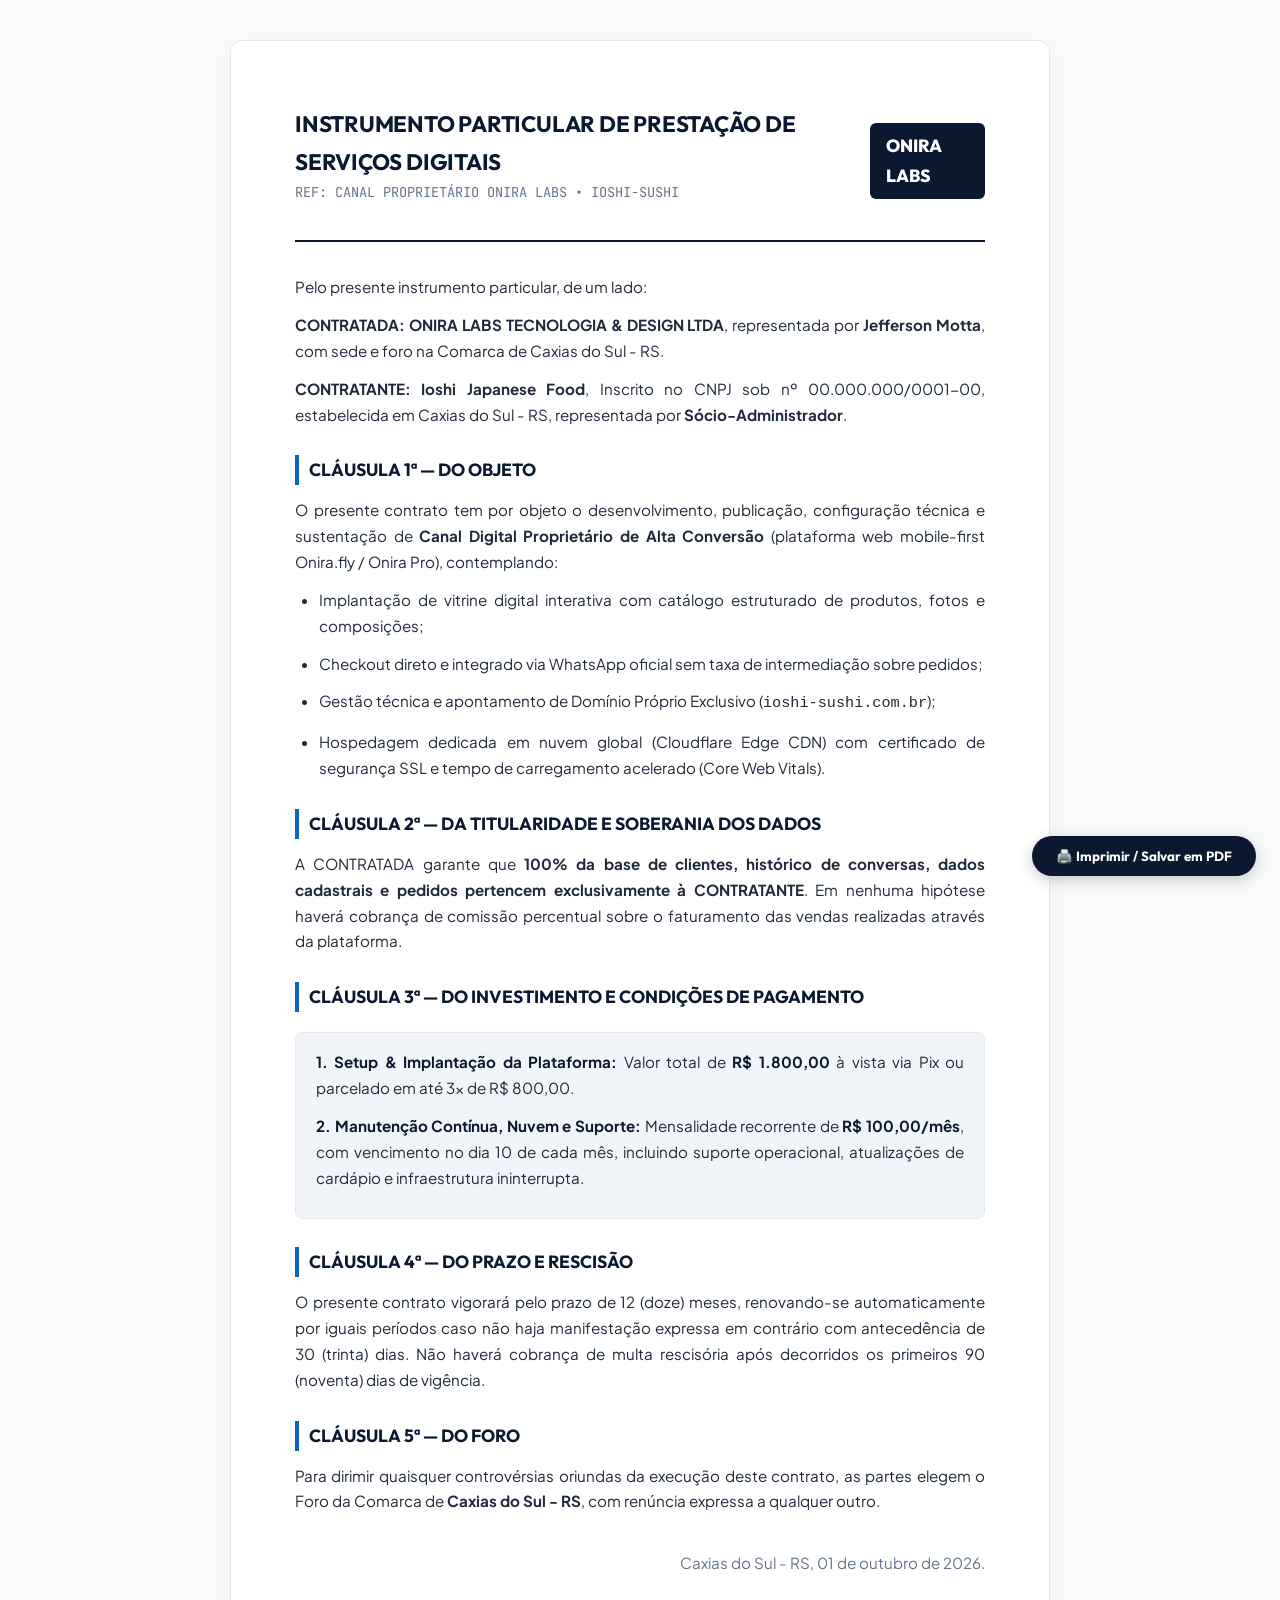
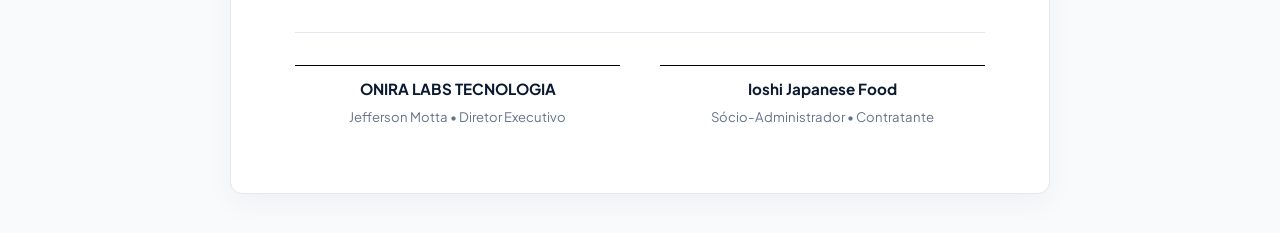
<file: contrato.html>
<!DOCTYPE html>
<html lang="pt-BR">
<head>
    <meta charset="UTF-8">
    <meta name="viewport" content="width=device-width, initial-scale=1.0">
    <title>Contrato de Prestação de Serviços — Onira Labs &amp; Ioshi Japanese Food</title>
    <link rel="preconnect" href="https://fonts.googleapis.com">
    <link rel="preconnect" href="https://fonts.gstatic.com" crossorigin>
    <link href="https://fonts.googleapis.com/css2?family=Outfit:wght@600;700;800&family=Plus+Jakarta+Sans:wght@400;500;600;700&family=JetBrains+Mono:wght@500;700&display=swap" rel="stylesheet">
    <style>
        :root {
            --primary: #0A66C2;
            --navy: #0A192F;
            --text: #1E293B;
            --muted: #64748B;
            --border: #E2E8F0;
        }
        * { margin: 0; padding: 0; box-sizing: border-box; }
        body {
            font-family: 'Plus Jakarta Sans', sans-serif;
            background: #F8FAFC;
            color: var(--text);
            line-height: 1.7;
            padding: 40px 20px;
        }
        .page-wrap {
            max-width: 820px;
            margin: 0 auto;
            background: #FFFFFF;
            padding: clamp(32px, 6vw, 64px);
            border-radius: 12px;
            border: 1px solid var(--border);
            box-shadow: 0 10px 30px rgba(0,0,0,0.04);
        }
        .contract-header {
            display: flex;
            justify-content: space-between;
            align-items: center;
            border-bottom: 2px solid var(--navy);
            padding-bottom: 24px;
            margin-bottom: 32px;
        }
        .header-title h1 {
            font-family: 'Outfit', sans-serif;
            font-size: 1.4rem;
            color: var(--navy);
            text-transform: uppercase;
            letter-spacing: -0.01em;
        }
        .header-title p {
            font-size: 0.85rem;
            color: var(--muted);
            font-family: 'JetBrains Mono', monospace;
        }
        .brand-seal {
            font-family: 'Outfit', sans-serif;
            font-weight: 800;
            font-size: 1.1rem;
            color: #FFFFFF;
            background: var(--navy);
            padding: 8px 16px;
            border-radius: 6px;
        }
        h2 {
            font-family: 'Outfit', sans-serif;
            font-size: 1.1rem;
            color: var(--navy);
            margin: 28px 0 12px;
            border-left: 4px solid var(--primary);
            padding-left: 10px;
        }
        p, li {
            font-size: 0.95rem;
            margin-bottom: 12px;
            text-align: justify;
        }
        ul {
            padding-left: 24px;
            margin-bottom: 16px;
        }
        .highlight-box {
            background: #F1F5F9;
            border-radius: 8px;
            padding: 16px 20px;
            margin: 20px 0;
            border: 1px solid #E2E8F0;
        }
        .highlight-box strong { color: var(--navy); }
        .signatures {
            display: grid;
            grid-template-columns: 1fr 1fr;
            gap: 40px;
            margin-top: 56px;
            padding-top: 32px;
            border-top: 1px solid var(--border);
        }
        .sig-block {
            text-align: center;
        }
        .sig-line {
            width: 100%;
            height: 1px;
            background: #000;
            margin-bottom: 10px;
        }
        .sig-block b { display: block; font-size: 0.95rem; color: var(--navy); }
        .sig-block span { font-size: 0.82rem; color: var(--muted); }
        
        .print-btn {
            position: fixed;
            bottom: 24px;
            right: 24px;
            background: var(--navy);
            color: #fff;
            border: none;
            padding: 12px 24px;
            border-radius: 999px;
            font-family: 'Outfit', sans-serif;
            font-weight: 700;
            cursor: pointer;
            box-shadow: 0 4px 15px rgba(0,0,0,0.2);
            transition: all 0.2s ease;
        }
        .print-btn:hover { background: var(--primary); transform: translateY(-2px); }

        @media print {
            body { background: #fff; padding: 0; }
            .page-wrap { box-shadow: none; border: none; padding: 0; }
            .print-btn { display: none; }
        }
    </style>
</head>
<body>

    <div class="page-wrap">
        <div class="contract-header">
            <div class="header-title">
                <h1>Instrumento Particular de Prestação de Serviços Digitais</h1>
                <p>REF: CANAL PROPRIETÁRIO ONIRA LABS • IOSHI-SUSHI</p>
            </div>
            <div class="brand-seal">ONIRA LABS</div>
        </div>

        <p>Pelo presente instrumento particular, de um lado:</p>
        <p><strong>CONTRATADA:</strong> <strong>ONIRA LABS TECNOLOGIA &amp; DESIGN LTDA</strong>, representada por <strong>Jefferson Motta</strong>, com sede e foro na Comarca de Caxias do Sul - RS.</p>
        <p><strong>CONTRATANTE:</strong> <strong>Ioshi Japanese Food</strong>, Inscrito no CNPJ sob nº 00.000.000/0001-00, estabelecida em Caxias do Sul - RS, representada por <strong>Sócio-Administrador</strong>.</p>

        <h2>CLÁUSULA 1ª — DO OBJETO</h2>
        <p>O presente contrato tem por objeto o desenvolvimento, publicação, configuração técnica e sustentação de <strong>Canal Digital Proprietário de Alta Conversão</strong> (plataforma web mobile-first Onira.fly / Onira Pro), contemplando:</p>
        <ul>
            <li>Implantação de vitrine digital interativa com catálogo estruturado de produtos, fotos e composições;</li>
            <li>Checkout direto e integrado via WhatsApp oficial sem taxa de intermediação sobre pedidos;</li>
            <li>Gestão técnica e apontamento de Domínio Próprio Exclusivo (<code>ioshi-sushi.com.br</code>);</li>
            <li>Hospedagem dedicada em nuvem global (Cloudflare Edge CDN) com certificado de segurança SSL e tempo de carregamento acelerado (Core Web Vitals).</li>
        </ul>

        <h2>CLÁUSULA 2ª — DA TITULARIDADE E SOBERANIA DOS DADOS</h2>
        <p>A CONTRATADA garante que <strong>100% da base de clientes, histórico de conversas, dados cadastrais e pedidos pertencem exclusivamente à CONTRATANTE</strong>. Em nenhuma hipótese haverá cobrança de comissão percentual sobre o faturamento das vendas realizadas através da plataforma.</p>

        <h2>CLÁUSULA 3ª — DO INVESTIMENTO E CONDIÇÕES DE PAGAMENTO</h2>
        <div class="highlight-box">
            <p><strong>1. Setup &amp; Implantação da Plataforma:</strong> Valor total de <strong>R$ 1.800,00</strong> à vista via Pix ou parcelado em até 3x de R$ 800,00.</p>
            <p style="margin-top: 8px;"><strong>2. Manutenção Contínua, Nuvem e Suporte:</strong> Mensalidade recorrente de <strong>R$ 100,00/mês</strong>, com vencimento no dia 10 de cada mês, incluindo suporte operacional, atualizações de cardápio e infraestrutura ininterrupta.</p>
        </div>

        <h2>CLÁUSULA 4ª — DO PRAZO E RESCISÃO</h2>
        <p>O presente contrato vigorará pelo prazo de 12 (doze) meses, renovando-se automaticamente por iguais períodos caso não haja manifestação expressa em contrário com antecedência de 30 (trinta) dias. Não haverá cobrança de multa rescisória após decorridos os primeiros 90 (noventa) dias de vigência.</p>

        <h2>CLÁUSULA 5ª — DO FORO</h2>
        <p>Para dirimir quaisquer controvérsias oriundas da execução deste contrato, as partes elegem o Foro da Comarca de <strong>Caxias do Sul - RS</strong>, com renúncia expressa a qualquer outro.</p>

        <p style="margin-top: 36px; text-align: right; color: var(--muted);">Caxias do Sul - RS, 01 de outubro de 2026.</p>

        <div class="signatures">
            <div class="sig-block">
                <div class="sig-line"></div>
                <b>ONIRA LABS TECNOLOGIA</b>
                <span>Jefferson Motta • Diretor Executivo</span>
            </div>
            <div class="sig-block">
                <div class="sig-line"></div>
                <b>Ioshi Japanese Food</b>
                <span>Sócio-Administrador • Contratante</span>
            </div>
        </div>
    </div>

    <button type="button" class="print-btn" onclick="window.print()">🖨️ Imprimir / Salvar em PDF</button>

</body>
</html>
</file>
